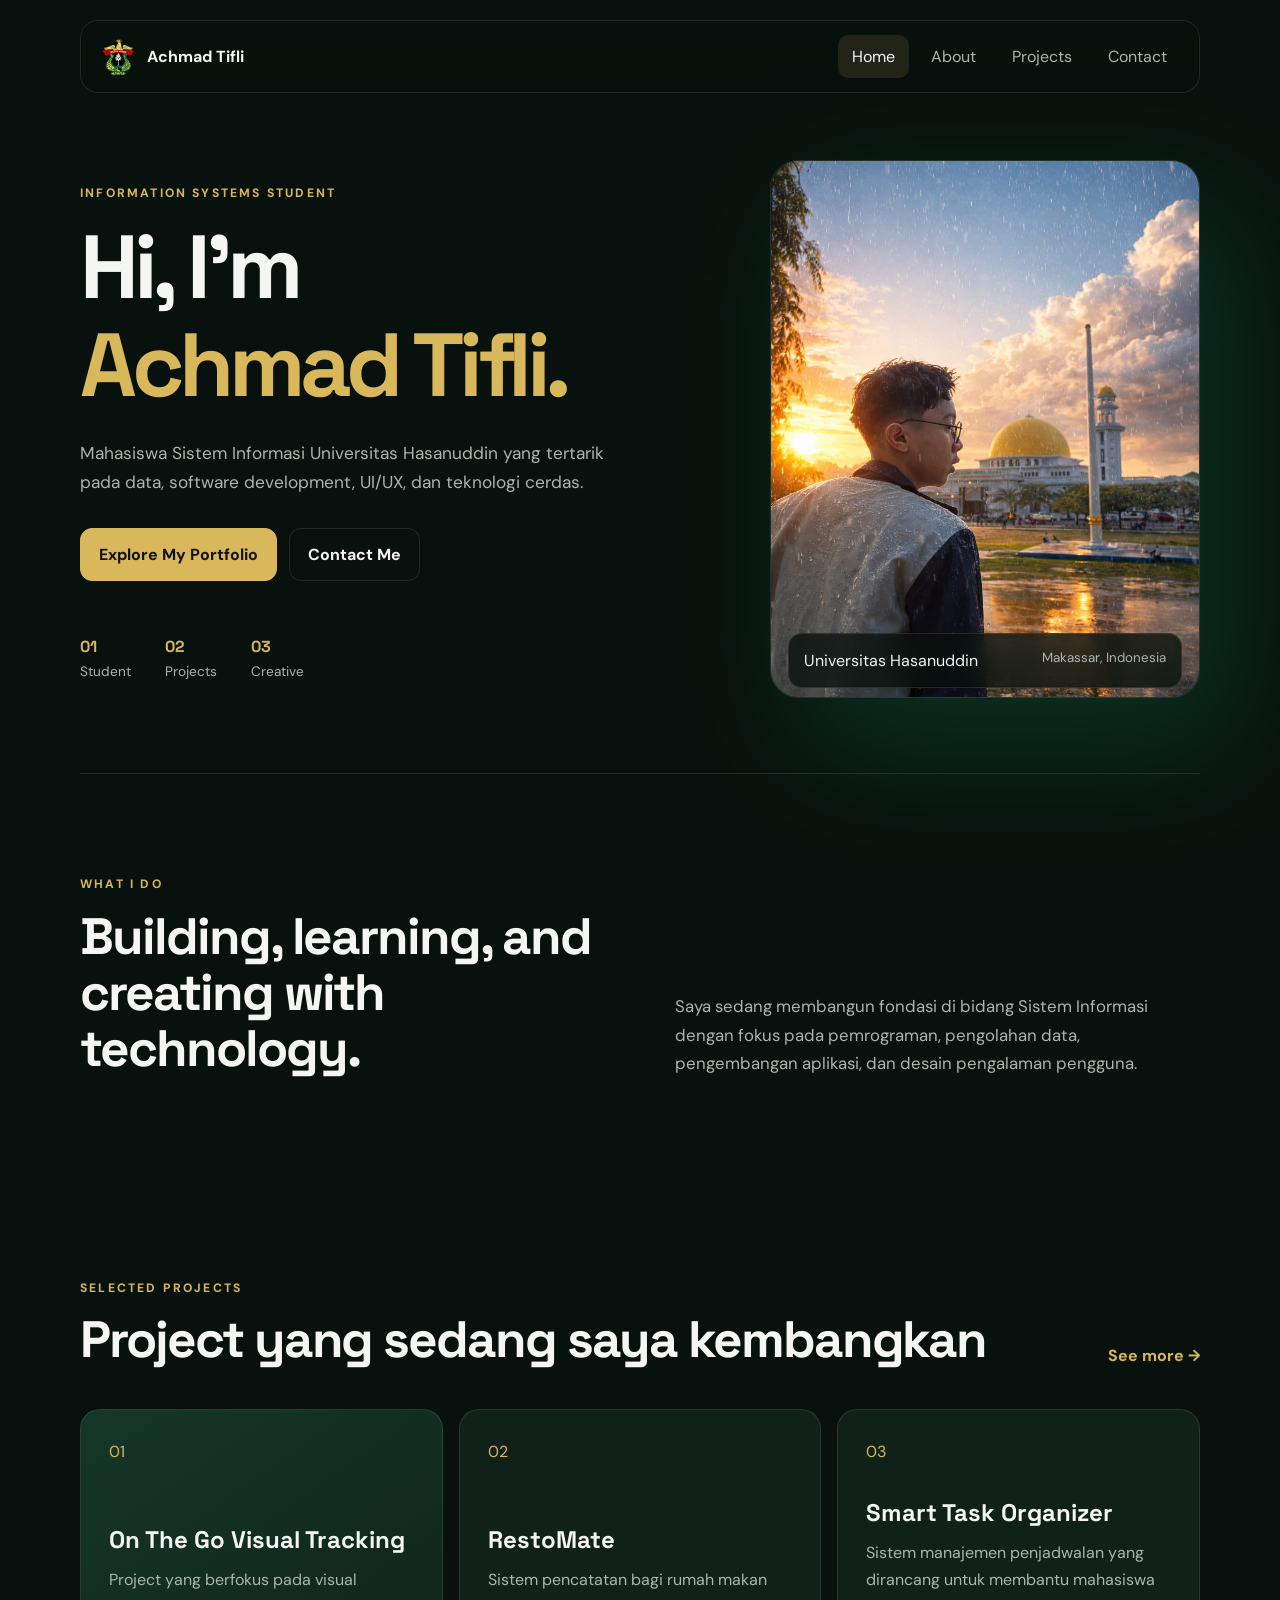
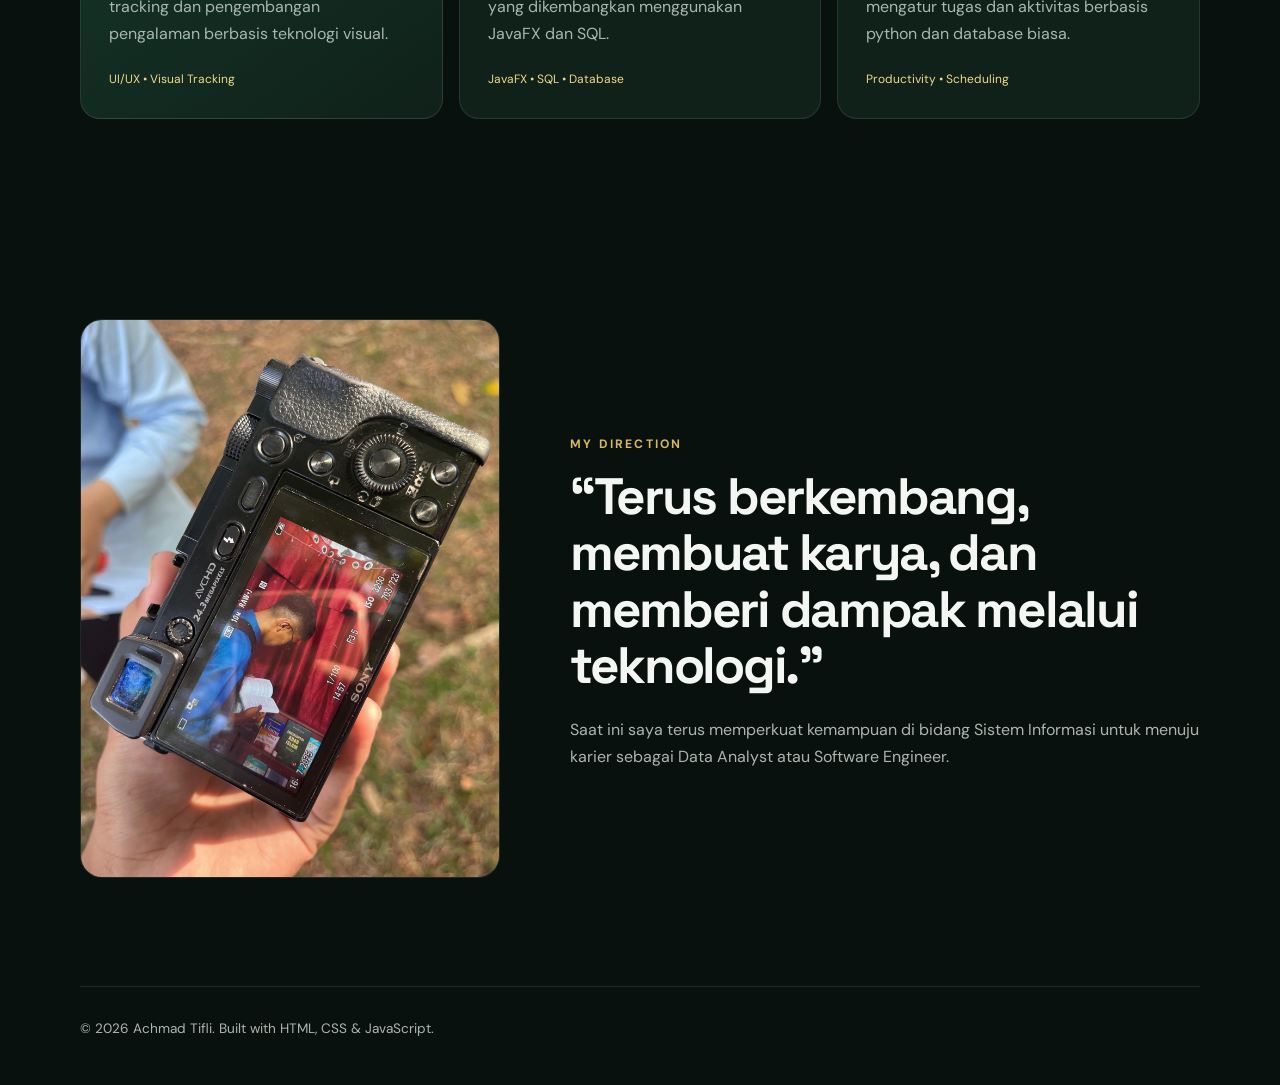
<file: index.html>
<!DOCTYPE html>
<html lang="id">
<head>
    <meta charset="UTF-8">
    <meta name="viewport" content="width=device-width, initial-scale=1.0">
    <meta name="description" content="Portfolio Achmad Tifli - Mahasiswa Sistem Informasi Universitas Hasanuddin">
    <title>Achmad Tifli | Portfolio</title>
    <link rel="stylesheet" href="style.css">
</head>
<body>
    <header class="navbar">
        <a href="index.html" class="brand">
            <img src="assets/unhas-logo.png" alt="Logo Universitas Hasanuddin">
            <span>Achmad Tifli</span>
        </a>

        <nav>
            <a href="index.html" class="active">Home</a>
            <a href="about.html">About</a>
            <a href="projects.html">Projects</a>
            <a href="contact.html">Contact</a>
        </nav>
    </header>

    <main>
        <section class="hero">
            <div class="hero-text">
                <p class="eyebrow">INFORMATION SYSTEMS STUDENT</p>
                <h1>Hi, I'm <span>Achmad Tifli.</span></h1>
                <p class="hero-description">
                    Mahasiswa Sistem Informasi Universitas Hasanuddin yang tertarik pada
                    data, software development, UI/UX, dan teknologi cerdas.
                </p>

                <div class="hero-actions">
                    <a href="about.html" class="btn primary">Explore My Portfolio</a>
                    <a href="contact.html" class="btn secondary">Contact Me</a>
                </div>

                <div class="quick-info">
                    <div>
                        <strong>01</strong>
                        <span>Student</span>
                    </div>
                    <div>
                        <strong>02</strong>
                        <span>Projects</span>
                    </div>
                    <div>
                        <strong>03</strong>
                        <span>Creative</span>
                    </div>
                </div>
            </div>

            <div class="hero-image-wrap">
                <div class="image-glow"></div>
                <img src="assets/achmad-tifli-rain.jpeg" alt="Achmad Tifli" class="hero-image">
                <div class="image-caption">
                    <span>Universitas Hasanuddin</span>
                    <small>Makassar, Indonesia</small>
                </div>
            </div>
        </section>

        <section class="section intro">
            <div class="section-heading">
                <p class="eyebrow">WHAT I DO</p>
                <h2>Building, learning, and creating with technology.</h2>
            </div>
            <p>
                Saya sedang membangun fondasi di bidang Sistem Informasi dengan fokus
                pada pemrograman, pengolahan data, pengembangan aplikasi, dan desain
                pengalaman pengguna.
            </p>
        </section>

        <section class="section projects">
            <div class="section-title-row">
                <div>
                    <p class="eyebrow">SELECTED PROJECTS</p>
                    <h2>Project yang sedang saya kembangkan</h2>
                </div>
                <a href="projects.html" class="text-link">See more →</a>
            </div>

            <div class="project-grid">
                <article class="project-card featured">
                    <div class="project-number">01</div>
                    <h3>On The Go Visual Tracking</h3>
                    <p>
                        Project yang berfokus pada visual tracking dan pengembangan
                        pengalaman berbasis teknologi visual.
                    </p>
                    <span class="tag">UI/UX • Visual Tracking</span>
                </article>

                <article class="project-card">
                    <div class="project-number">02</div>
                    <h3>RestoMate</h3>
                    <p>Sistem pencatatan bagi rumah makan yang dikembangkan menggunakan JavaFX dan SQL.</p>
                    <span class="tag">JavaFX • SQL • Database</span>
                </article>

                <article class="project-card">
                    <div class="project-number">03</div>
                    <h3>Smart Task Organizer</h3>
                    <p>Sistem manajemen penjadwalan yang dirancang untuk membantu mahasiswa mengatur tugas dan aktivitas berbasis python dan database biasa.</p>
                    <span class="tag">Productivity • Scheduling</span>
                </article>
            </div>
        </section>

        <section class="section quote-section">
            <div class="quote-image">
                <img src="assets/achmad-tifli-camera.jpeg" alt="Achmad Tifli sedang menggunakan kamera">
            </div>
            <div class="quote-content">
                <p class="eyebrow">MY DIRECTION</p>
                <h2>“Terus berkembang, membuat karya, dan memberi dampak melalui teknologi.”</h2>
                <p>
                    Saat ini saya terus memperkuat kemampuan di bidang Sistem Informasi
                    untuk menuju karier sebagai Data Analyst atau Software Engineer.
                </p>
            </div>
        </section>
    </main>

    <footer>
        <p>© 2026 Achmad Tifli. Built with HTML, CSS & JavaScript.</p>
    </footer>

    <script src="script.js"></script>
</body>
</html>
</file>
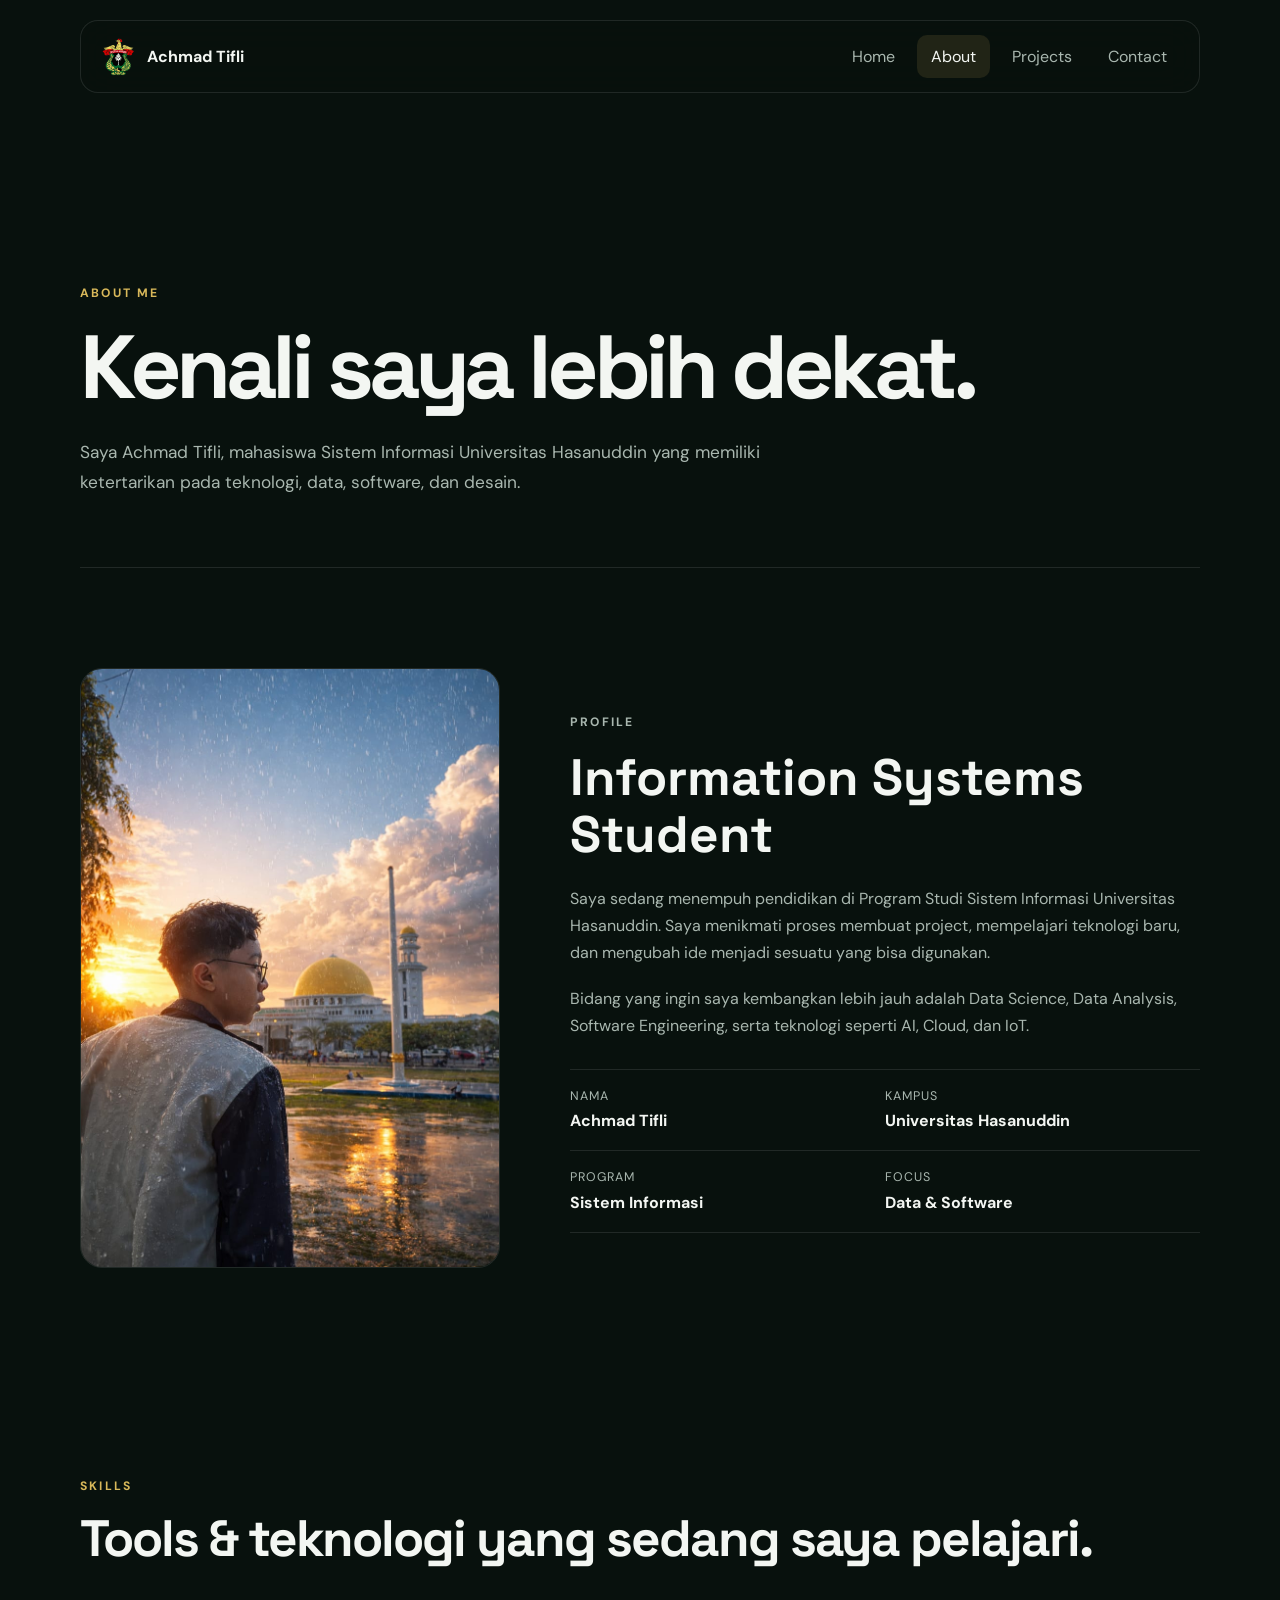
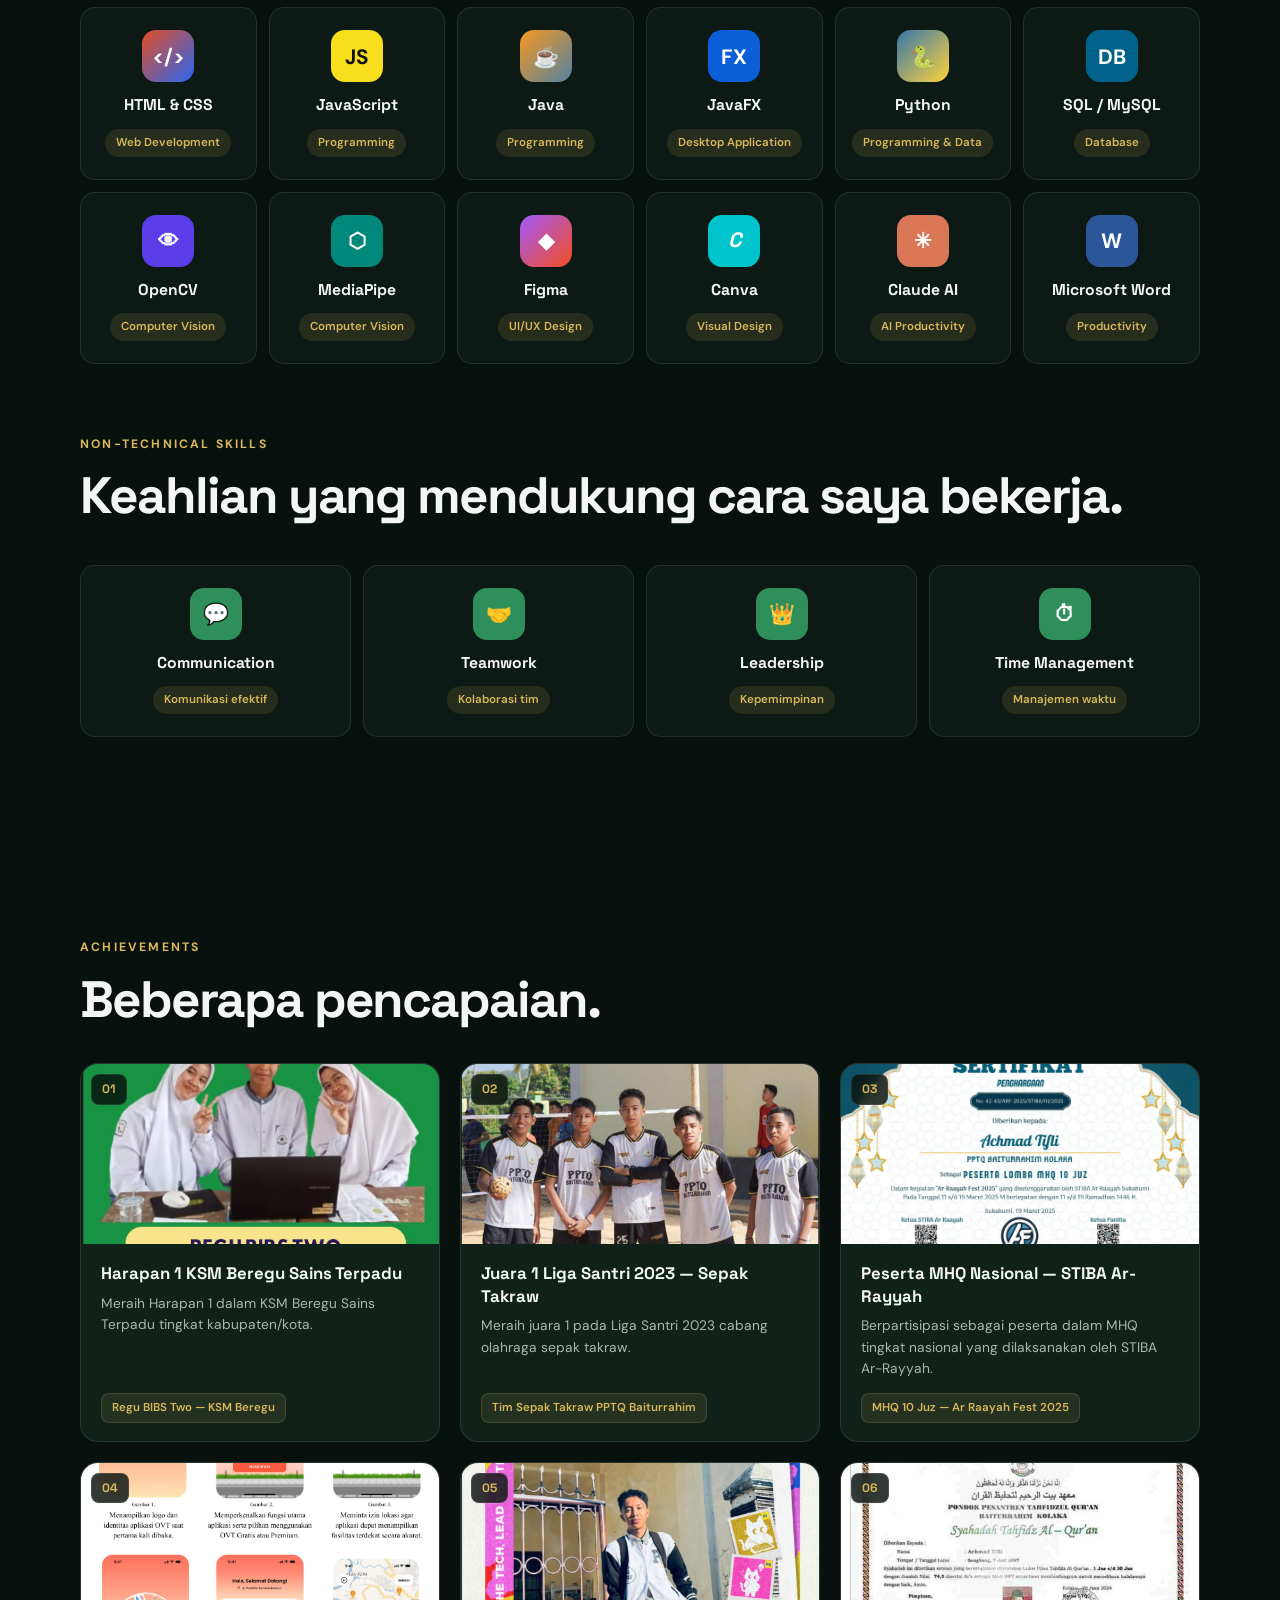
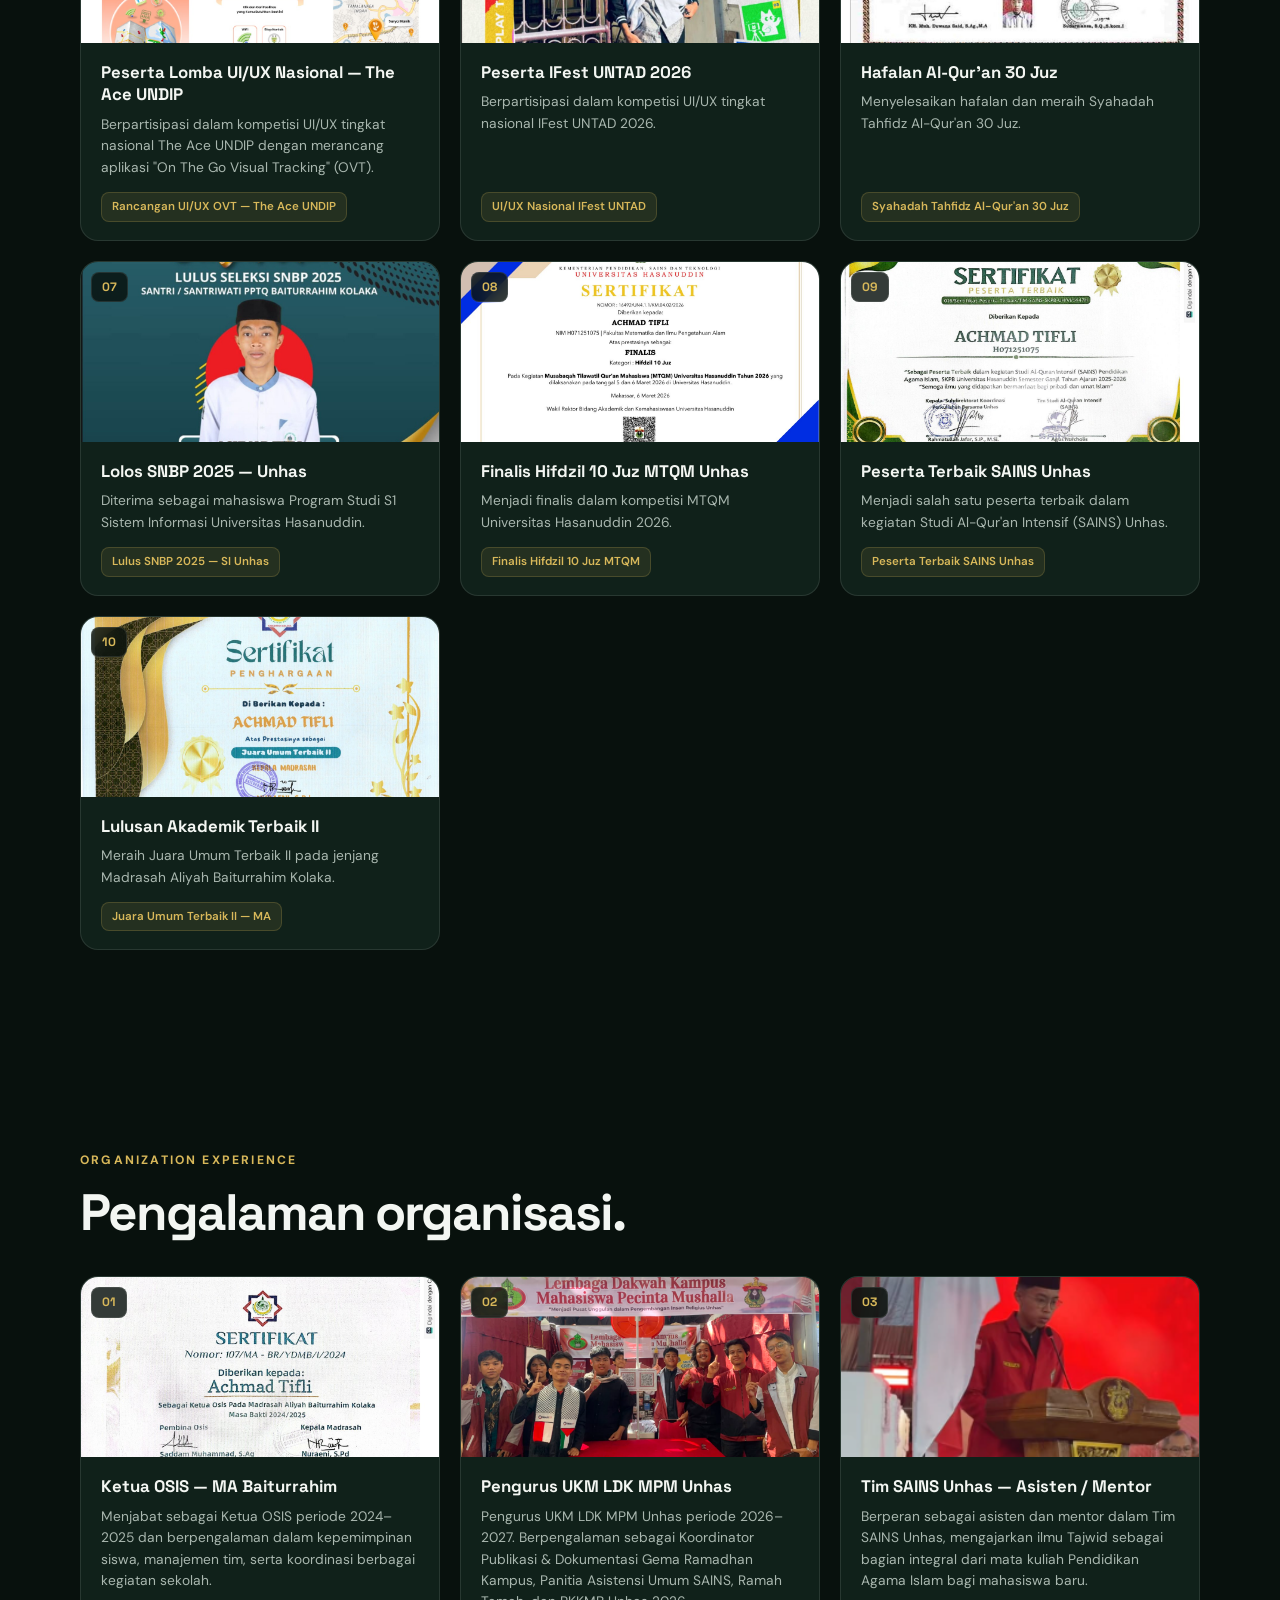
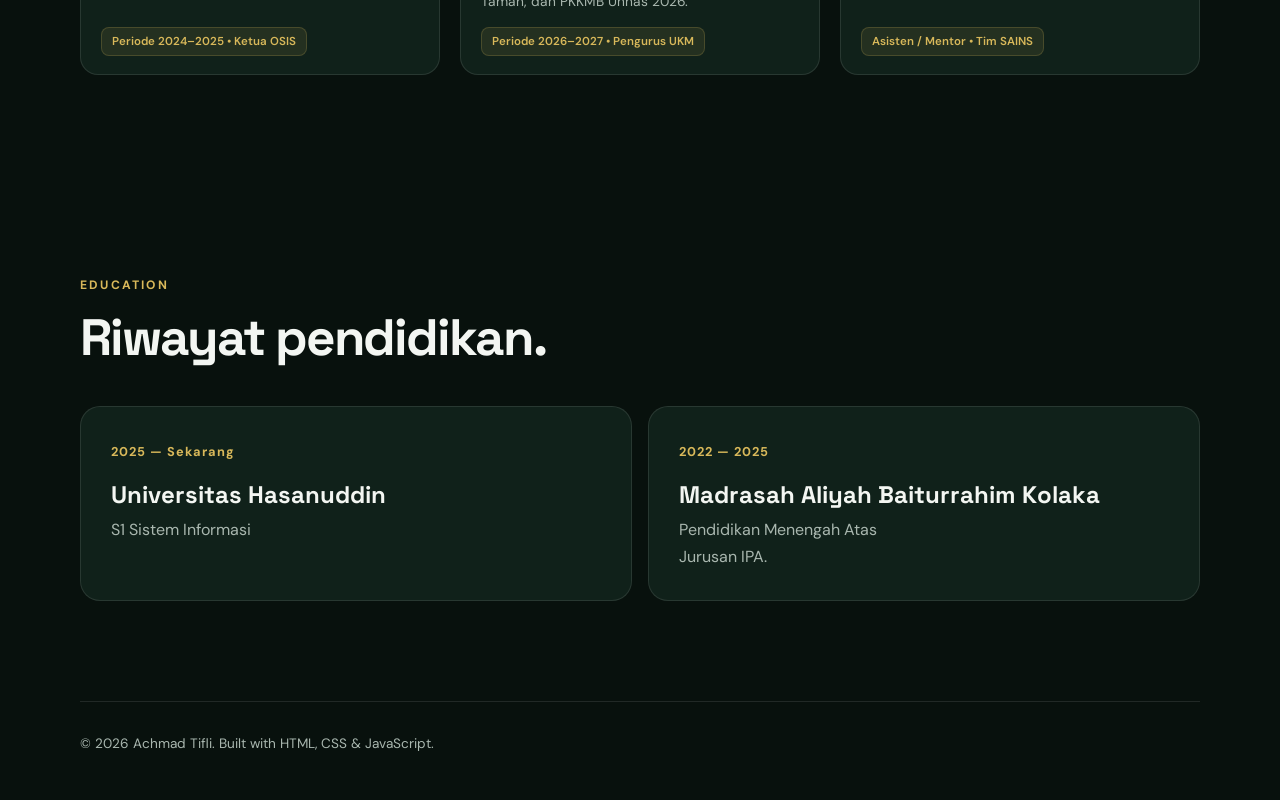
<file: about.html>
<!DOCTYPE html>
<html lang="id">
<head>
    <meta charset="UTF-8">
    <meta name="viewport" content="width=device-width, initial-scale=1.0">
    <meta name="description" content="About Achmad Tifli">
    <title>About | Achmad Tifli</title>
    <link rel="stylesheet" href="style.css">
</head>
<body>
    <header class="navbar">
        <a href="index.html" class="brand">
            <img src="assets/unhas-logo.png" alt="Logo Universitas Hasanuddin">
            <span>Achmad Tifli</span>
        </a>
        <nav>
            <a href="index.html">Home</a>
            <a href="about.html" class="active">About</a>
            <a href="projects.html">Projects</a>
            <a href="contact.html">Contact</a>
        </nav>
    </header>

    <main>
        <section class="page-hero">
            <p class="eyebrow">ABOUT ME</p>
            <h1>Kenali saya lebih dekat.</h1>
            <p>
                Saya Achmad Tifli, mahasiswa Sistem Informasi Universitas Hasanuddin
                yang memiliki ketertarikan pada teknologi, data, software, dan desain.
            </p>
        </section>

        <section class="section about-grid">
            <div>
                <img src="assets/achmad-tifli-rain.jpeg" alt="Achmad Tifli" class="about-image">
            </div>
            <div class="about-copy">
                <p class="eyebrow">PROFILE</p>
                <h2>Information Systems Student</h2>
                <p>
                    Saya sedang menempuh pendidikan di Program Studi Sistem Informasi
                    Universitas Hasanuddin. Saya menikmati proses membuat project,
                    mempelajari teknologi baru, dan mengubah ide menjadi sesuatu yang
                    bisa digunakan.
                </p>
                <p>
                    Bidang yang ingin saya kembangkan lebih jauh adalah Data Science,
                    Data Analysis, Software Engineering, serta teknologi seperti AI,
                    Cloud, dan IoT.
                </p>

                <div class="facts">
                    <div><span>Nama</span><strong>Achmad Tifli</strong></div>
                    <div><span>Kampus</span><strong>Universitas Hasanuddin</strong></div>
                    <div><span>Program</span><strong>Sistem Informasi</strong></div>
                    <div><span>Focus</span><strong>Data & Software</strong></div>
                </div>
            </div>
        </section>

        <section class="section">
            <div class="section-heading">
                <p class="eyebrow">SKILLS</p>
                <h2>Tools & teknologi yang sedang saya pelajari.</h2>
            </div>

            <div class="skills-grid">
                <div class="skill-card"><span class="skill-icon" style="background:linear-gradient(135deg,#e34f26,#2965f1)">&lt;/&gt;</span><strong>HTML & CSS</strong><span class="skill-tag">Web Development</span></div>
                <div class="skill-card"><span class="skill-icon" style="background:#f7df1e;color:#111">JS</span><strong>JavaScript</strong><span class="skill-tag">Programming</span></div>
                <div class="skill-card"><span class="skill-icon" style="background:linear-gradient(135deg,#f89820,#5382a1)">☕</span><strong>Java</strong><span class="skill-tag">Programming</span></div>
                <div class="skill-card"><span class="skill-icon" style="background:#0b5ed7">FX</span><strong>JavaFX</strong><span class="skill-tag">Desktop Application</span></div>
                <div class="skill-card"><span class="skill-icon" style="background:linear-gradient(135deg,#3776ab,#ffd43b)">🐍</span><strong>Python</strong><span class="skill-tag">Programming & Data</span></div>
                <div class="skill-card"><span class="skill-icon" style="background:#00618a">DB</span><strong>SQL / MySQL</strong><span class="skill-tag">Database</span></div>
                <div class="skill-card"><span class="skill-icon" style="background:#5c3ee8">👁</span><strong>OpenCV</strong><span class="skill-tag">Computer Vision</span></div>
                <div class="skill-card"><span class="skill-icon" style="background:#00897b">⬡</span><strong>MediaPipe</strong><span class="skill-tag">Computer Vision</span></div>
                <div class="skill-card"><span class="skill-icon" style="background:linear-gradient(135deg,#a259ff,#f24e1e)">◆</span><strong>Figma</strong><span class="skill-tag">UI/UX Design</span></div>
                <div class="skill-card"><span class="skill-icon skill-icon-script" style="background:#00c4cc">C</span><strong>Canva</strong><span class="skill-tag">Visual Design</span></div>
                <div class="skill-card"><span class="skill-icon" style="background:#d97757">✳</span><strong>Claude AI</strong><span class="skill-tag">AI Productivity</span></div>
                <div class="skill-card"><span class="skill-icon" style="background:#2b579a">W</span><strong>Microsoft Word</strong><span class="skill-tag">Productivity</span></div>
            </div>

            <div class="section-heading skill-subheading">
                <p class="eyebrow">NON-TECHNICAL SKILLS</p>
                <h2>Keahlian yang mendukung cara saya bekerja.</h2>
            </div>

            <div class="skills-grid">
                <div class="skill-card"><span class="skill-icon" style="background:#2f8f5b">💬</span><strong>Communication</strong><span class="skill-tag">Komunikasi efektif</span></div>
                <div class="skill-card"><span class="skill-icon" style="background:#2f8f5b">🤝</span><strong>Teamwork</strong><span class="skill-tag">Kolaborasi tim</span></div>
                <div class="skill-card"><span class="skill-icon" style="background:#2f8f5b">👑</span><strong>Leadership</strong><span class="skill-tag">Kepemimpinan</span></div>
                <div class="skill-card"><span class="skill-icon" style="background:#2f8f5b">⏱</span><strong>Time Management</strong><span class="skill-tag">Manajemen waktu</span></div>
            </div>
        </section>

        <section class="section">
            <div class="section-heading">
                <p class="eyebrow">ACHIEVEMENTS</p>
                <h2>Beberapa pencapaian.</h2>
            </div>

            <div class="achievements-grid">
                <article class="achievement-card">
                    <div class="achievement-media">
                        <a href="assets/achievement-ksm-beregu-1.png" target="_blank" rel="noopener" title="Lihat bukti / sertifikat">
                            <img src="assets/achievement-ksm-beregu-1.png" alt="Regu BIBS Two - Harapan 1 KSM Beregu Sains Terpadu 2024" loading="lazy">
                        </a>
                        <span class="achievement-badge">01</span>
                        <span class="achievement-view-hint">🔍 Lihat Bukti</span>
                    </div>
                    <div class="achievement-body">
                        <h3>Harapan 1 KSM Beregu Sains Terpadu</h3>
                        <p>Meraih Harapan 1 dalam KSM Beregu Sains Terpadu tingkat kabupaten/kota.</p>
                        <span class="achievement-tag">Regu BIBS Two — KSM Beregu</span>
                    </div>
                </article>

                <article class="achievement-card">
                    <div class="achievement-media">
                        <a href="assets/achievement-takraw-1.jpg" target="_blank" rel="noopener" title="Lihat bukti / sertifikat">
                            <img src="assets/achievement-takraw-1.jpg" alt="Tim Sepak Takraw PPTQ Baiturrahim - Juara 1 Liga Santri 2023" loading="lazy">
                        </a>
                        <span class="achievement-badge">02</span>
                        <span class="achievement-view-hint">🔍 Lihat Bukti</span>
                    </div>
                    <div class="achievement-body">
                        <h3>Juara 1 Liga Santri 2023 — Sepak Takraw</h3>
                        <p>Meraih juara 1 pada Liga Santri 2023 cabang olahraga sepak takraw.</p>
                        <span class="achievement-tag">Tim Sepak Takraw PPTQ Baiturrahim</span>
                    </div>
                </article>

                <article class="achievement-card">
                    <div class="achievement-media">
                        <a href="assets/achievement-mhq-nasional-1.jpeg" target="_blank" rel="noopener" title="Lihat bukti / sertifikat">
                            <img src="assets/achievement-mhq-nasional-1.jpeg" alt="Sertifikat Peserta Lomba MHQ 10 Juz - Ar Raayah Fest 2025 STIBA Ar-Rayyah Sukabumi" loading="lazy">
                        </a>
                        <span class="achievement-badge">03</span>
                        <span class="achievement-view-hint">🔍 Lihat Bukti</span>
                    </div>
                    <div class="achievement-body">
                        <h3>Peserta MHQ Nasional — STIBA Ar-Rayyah</h3>
                        <p>Berpartisipasi sebagai peserta dalam MHQ tingkat nasional yang dilaksanakan oleh STIBA Ar-Rayyah.</p>
                        <span class="achievement-tag">MHQ 10 Juz — Ar Raayah Fest 2025</span>
                    </div>
                </article>

                <article class="achievement-card">
                    <div class="achievement-media">
                        <a href="assets/achievement-uiux-theace-1.png" target="_blank" rel="noopener" title="Lihat bukti / sertifikat">
                            <img src="assets/achievement-uiux-theace-1.png" alt="Rancangan UI/UX aplikasi On The Go Visual Tracking (OVT) - Lomba UI/UX Nasional The Ace UNDIP" loading="lazy">
                        </a>
                        <span class="achievement-badge">04</span>
                        <span class="achievement-view-hint">🔍 Lihat Bukti</span>
                    </div>
                    <div class="achievement-body">
                        <h3>Peserta Lomba UI/UX Nasional — The Ace UNDIP</h3>
                        <p>Berpartisipasi dalam kompetisi UI/UX tingkat nasional The Ace UNDIP dengan merancang aplikasi "On The Go Visual Tracking" (OVT).</p>
                        <span class="achievement-tag">Rancangan UI/UX OVT — The Ace UNDIP</span>
                    </div>
                </article>

                <article class="achievement-card">
                    <div class="achievement-media">
                        <a href="assets/achievement-uiux-ifest.png" target="_blank" rel="noopener" title="Lihat bukti / sertifikat">
                            <img src="assets/achievement-uiux-ifest.png" alt="Lomba UI/UX Nasional IFest UNTAD" loading="lazy">
                        </a>
                        <span class="achievement-badge">05</span>
                        <span class="achievement-view-hint">🔍 Lihat Bukti</span>
                    </div>
                    <div class="achievement-body">
                        <h3>Peserta IFest UNTAD 2026</h3>
                        <p>Berpartisipasi dalam kompetisi UI/UX tingkat nasional IFest UNTAD 2026.</p>
                        <span class="achievement-tag">UI/UX Nasional IFest UNTAD</span>
                    </div>
                </article>

                <article class="achievement-card">
                    <div class="achievement-media">
                        <a href="assets/achievement-hafalan-quran-1.jpg" target="_blank" rel="noopener" title="Lihat bukti / sertifikat">
                            <img src="assets/achievement-hafalan-quran-1.jpg" alt="Syahadah Tahfidz Al-Qur'an 30 Juz - Pondok Pesantren Tahfidzul Qur'an Baiturrahim Kolaka" loading="lazy">
                        </a>
                        <span class="achievement-badge">06</span>
                        <span class="achievement-view-hint">🔍 Lihat Bukti</span>
                    </div>
                    <div class="achievement-body">
                        <h3>Hafalan Al-Qur'an 30 Juz</h3>
                        <p>Menyelesaikan hafalan dan meraih Syahadah Tahfidz Al-Qur'an 30 Juz.</p>
                        <span class="achievement-tag">Syahadah Tahfidz Al-Qur'an 30 Juz</span>
                    </div>
                </article>

                <article class="achievement-card">
                    <div class="achievement-media">
                        <a href="assets/achievement-snbp-1.jpg" target="_blank" rel="noopener" title="Lihat bukti / sertifikat">
                            <img src="assets/achievement-snbp-1.jpg" alt="Lulus Seleksi SNBP 2025 - Universitas Hasanuddin Sistem Informasi" loading="lazy">
                        </a>
                        <span class="achievement-badge">07</span>
                        <span class="achievement-view-hint">🔍 Lihat Bukti</span>
                    </div>
                    <div class="achievement-body">
                        <h3>Lolos SNBP 2025 — Unhas</h3>
                        <p>Diterima sebagai mahasiswa Program Studi S1 Sistem Informasi Universitas Hasanuddin.</p>
                        <span class="achievement-tag">Lulus SNBP 2025 — SI Unhas</span>
                    </div>
                </article>

                <article class="achievement-card">
                    <div class="achievement-media">
                        <a href="assets/achievement-mtqm-1.jpg" target="_blank" rel="noopener" title="Lihat bukti / sertifikat">
                            <img src="assets/achievement-mtqm-1.jpg" alt="Sertifikat Finalis Hifdzil 10 Juz MTQM Unhas 2026" loading="lazy">
                        </a>
                        <span class="achievement-badge">08</span>
                        <span class="achievement-view-hint">🔍 Lihat Bukti</span>
                    </div>
                    <div class="achievement-body">
                        <h3>Finalis Hifdzil 10 Juz MTQM Unhas</h3>
                        <p>Menjadi finalis dalam kompetisi MTQM Universitas Hasanuddin 2026.</p>
                        <span class="achievement-tag">Finalis Hifdzil 10 Juz MTQM</span>
                    </div>
                </article>

                <article class="achievement-card">
                    <div class="achievement-media">
                        <a href="assets/achievement-peserta-terbaik-sains-1.jpg" target="_blank" rel="noopener" title="Lihat bukti / sertifikat">
                            <img src="assets/achievement-peserta-terbaik-sains-1.jpg" alt="Sertifikat Peserta Terbaik Studi Al-Quran Intensif SAINS Unhas" loading="lazy">
                        </a>
                        <span class="achievement-badge">09</span>
                        <span class="achievement-view-hint">🔍 Lihat Bukti</span>
                    </div>
                    <div class="achievement-body">
                        <h3>Peserta Terbaik SAINS Unhas</h3>
                        <p>Menjadi salah satu peserta terbaik dalam kegiatan Studi Al-Qur'an Intensif (SAINS) Unhas.</p>
                        <span class="achievement-tag">Peserta Terbaik SAINS Unhas</span>
                    </div>
                </article>

                <article class="achievement-card">
                    <div class="achievement-media">
                        <a href="assets/achievement-lulusan-terbaik-1.jpg" target="_blank" rel="noopener" title="Lihat bukti / sertifikat">
                            <img src="assets/achievement-lulusan-terbaik-1.jpg" alt="Sertifikat Juara Umum Terbaik II - Madrasah Aliyah Baiturrahim Kolaka" loading="lazy">
                        </a>
                        <span class="achievement-badge">10</span>
                        <span class="achievement-view-hint">🔍 Lihat Bukti</span>
                    </div>
                    <div class="achievement-body">
                        <h3>Lulusan Akademik Terbaik II</h3>
                        <p>Meraih Juara Umum Terbaik II pada jenjang Madrasah Aliyah Baiturrahim Kolaka.</p>
                        <span class="achievement-tag">Juara Umum Terbaik II — MA</span>
                    </div>
                </article>
            </div>
        </section>

        <section class="section">
            <div class="section-heading"><p class="eyebrow">ORGANIZATION EXPERIENCE</p><h2>Pengalaman organisasi.</h2></div>
            <div class="org-grid">
                <article class="org-card">
                    <div class="org-media">
                        <a href="assets/achievement-ketua-osis-1.jpg" target="_blank" rel="noopener" title="Lihat bukti / dokumentasi">
                            <img src="assets/achievement-ketua-osis-1.jpg" alt="Sertifikat Ketua OSIS Madrasah Aliyah Baiturrahim Kolaka 2024-2025" loading="lazy">
                        </a>
                        <span class="org-badge">01</span>
                        <span class="org-view-hint">🔍 Lihat Bukti</span>
                    </div>
                    <div class="org-body">
                        <h3>Ketua OSIS — MA Baiturrahim</h3>
                        <p>Menjabat sebagai Ketua OSIS periode 2024–2025 dan berpengalaman dalam kepemimpinan siswa, manajemen tim, serta koordinasi berbagai kegiatan sekolah.</p>
                        <span class="org-tag">Periode 2024–2025 • Ketua OSIS</span>
                    </div>
                </article>

                <article class="org-card">
                    <div class="org-media">
                        <a href="assets/org-ldk-mpm-1.png" target="_blank" rel="noopener" title="Lihat bukti / dokumentasi">
                            <img src="assets/org-ldk-mpm-1.png" alt="Dokumentasi UKM LDK MPM Unhas" loading="lazy">
                        </a>
                        <span class="org-badge">02</span>
                        <span class="org-view-hint">🔍 Lihat Bukti</span>
                    </div>
                    <div class="org-body">
                        <h3>Pengurus UKM LDK MPM Unhas</h3>
                        <p>Pengurus UKM LDK MPM Unhas periode 2026–2027. Berpengalaman sebagai Koordinator Publikasi & Dokumentasi Gema Ramadhan Kampus, Panitia Asistensi Umum SAINS, Ramah Tamah, dan PKKMB Unhas 2026.</p>
                        <span class="org-tag">Periode 2026–2027 • Pengurus UKM</span>
                    </div>
                </article>

                <article class="org-card">
                    <div class="org-media">
                        <a href="assets/org-tim-sains-1.png" target="_blank" rel="noopener" title="Lihat bukti / dokumentasi">
                            <img src="assets/org-tim-sains-1.png" alt="Dokumentasi Tim SAINS Unhas - PKKMB Unhas 2026" loading="lazy">
                        </a>
                        <span class="org-badge">03</span>
                        <span class="org-view-hint">🔍 Lihat Bukti</span>
                    </div>
                    <div class="org-body">
                        <h3>Tim SAINS Unhas — Asisten / Mentor</h3>
                        <p>Berperan sebagai asisten dan mentor dalam Tim SAINS Unhas, mengajarkan ilmu Tajwid sebagai bagian integral dari mata kuliah Pendidikan Agama Islam bagi mahasiswa baru.</p>
                        <span class="org-tag">Asisten / Mentor • Tim SAINS</span>
                    </div>
                </article>
            </div>
        </section>

        <section class="section education">
            <div class="section-heading"><p class="eyebrow">EDUCATION</p><h2>Riwayat pendidikan.</h2></div>
            <div class="education-grid">
                <article class="education-card"><span>2025 — Sekarang</span><h3>Universitas Hasanuddin</h3><p>S1 Sistem Informasi</p></article>
                <article class="education-card"><span>2022 — 2025</span><h3>Madrasah Aliyah Baiturrahim Kolaka</h3><p>Pendidikan Menengah Atas</p>
                <p>Jurusan IPA.</p></article>
            </div>
        </section>
    </main>

    <footer>
        <p>© 2026 Achmad Tifli. Built with HTML, CSS & JavaScript.</p>
    </footer>
    <script src="script.js"></script>
</body>
</html>
</file>
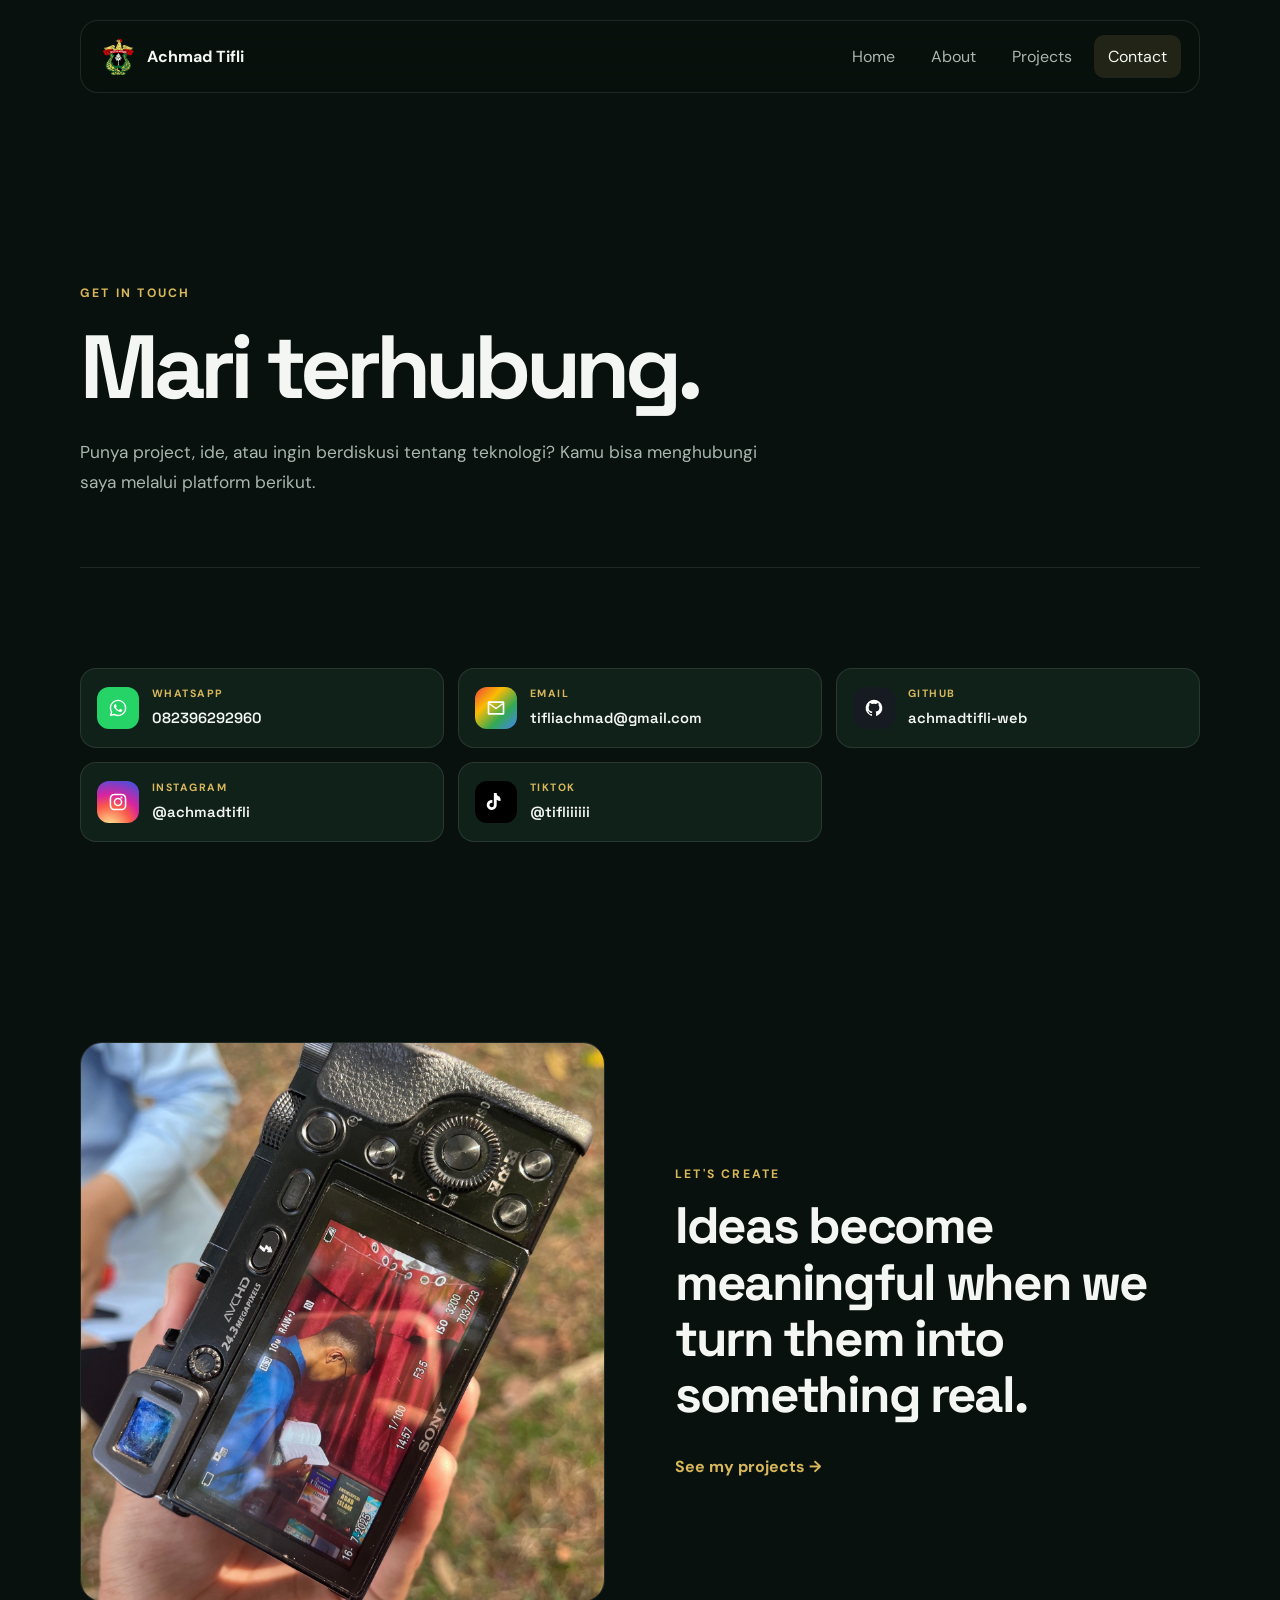
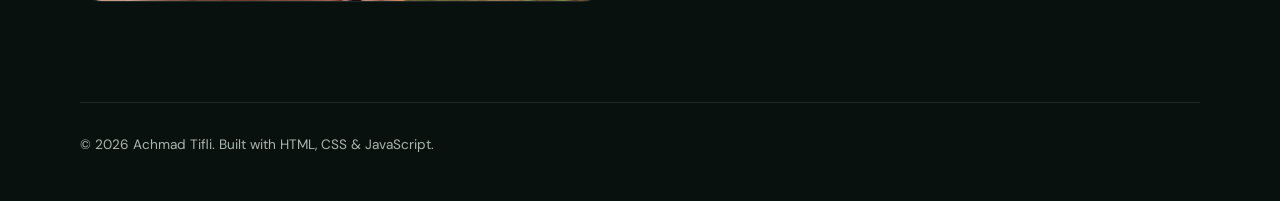
<file: contact.html>
<!DOCTYPE html>
<html lang="id">
<head>
    <meta charset="UTF-8">
    <meta name="viewport" content="width=device-width, initial-scale=1.0">
    <meta name="description" content="Contact Achmad Tifli">
    <title>Contact | Achmad Tifli</title>
    <link rel="stylesheet" href="style.css">
</head>
<body>
    <header class="navbar">
        <a href="index.html" class="brand">
            <img src="assets/unhas-logo.png" alt="Logo Universitas Hasanuddin">
            <span>Achmad Tifli</span>
        </a>
        <nav>
            <a href="index.html">Home</a>
            <a href="about.html">About</a>
            <a href="projects.html">Projects</a>
            <a href="contact.html" class="active">Contact</a>
        </nav>
    </header>

    <main>
        <section class="page-hero contact-hero">
            <p class="eyebrow">GET IN TOUCH</p>
            <h1>Mari terhubung.</h1>
            <p>
                Punya project, ide, atau ingin berdiskusi tentang teknologi?
                Kamu bisa menghubungi saya melalui platform berikut.
            </p>
        </section>

        <section class="section contact-grid">
            <a class="contact-tile" href="https://wa.me/6282396292960" target="_blank" rel="noopener noreferrer">
                <span class="tile-icon" style="background:#25D366"><svg viewBox="0 0 24 24" fill="currentColor"><path d="M12.04 2C6.58 2 2.13 6.45 2.13 11.91c0 1.75.46 3.45 1.32 4.95L2 22l5.28-1.38a9.9 9.9 0 0 0 4.76 1.21h.01c5.46 0 9.9-4.45 9.9-9.91C21.96 6.45 17.5 2 12.04 2m0 18.15h-.01a8.2 8.2 0 0 1-4.19-1.15l-.3-.18-3.13.82.84-3.05-.2-.31a8.22 8.22 0 0 1-1.26-4.37c0-4.54 3.7-8.24 8.26-8.24 2.2 0 4.27.86 5.83 2.42a8.18 8.18 0 0 1 2.41 5.83c0 4.55-3.7 8.24-8.25 8.24m4.52-6.17c-.25-.12-1.47-.72-1.69-.81-.23-.08-.4-.12-.56.13-.17.24-.64.81-.79.97-.14.17-.29.19-.54.06-.25-.12-1.04-.38-1.98-1.22-.73-.65-1.23-1.46-1.37-1.7-.14-.25-.02-.38.11-.51.11-.11.25-.29.37-.43.12-.15.16-.25.25-.42.08-.16.04-.31-.02-.43-.06-.12-.56-1.35-.77-1.85-.2-.48-.41-.42-.56-.43h-.48c-.17 0-.43.06-.66.31-.22.25-.87.85-.87 2.07 0 1.22.89 2.4 1.01 2.57.12.16 1.75 2.67 4.25 3.74.59.26 1.05.41 1.42.53.6.19 1.14.16 1.57.1.48-.07 1.47-.6 1.68-1.18.21-.58.21-1.07.14-1.18-.06-.1-.23-.16-.48-.28"/></svg></span>
                <span class="tile-text"><small>WHATSAPP</small><strong>082396292960</strong></span>
            </a>
            <a class="contact-tile" href="mailto:tifliachmad@gmail.com">
                <span class="tile-icon" style="background:linear-gradient(135deg,#ea4335,#fbbc05,#34a853,#4285f4)"><svg viewBox="0 0 24 24" fill="currentColor"><path d="M2 5.5A1.5 1.5 0 0 1 3.5 4h17A1.5 1.5 0 0 1 22 5.5v13a1.5 1.5 0 0 1-1.5 1.5h-17A1.5 1.5 0 0 1 2 18.5zm2.2.5 7.8 5.6L19.8 6zM20 7.9l-7.4 5.3a1 1 0 0 1-1.2 0L4 7.9V18h16z"/></svg></span>
                <span class="tile-text"><small>EMAIL</small><strong>tifliachmad@gmail.com</strong></span>
            </a>
            <a class="contact-tile" href="https://github.com/achmadtifli-web" target="_blank" rel="noopener noreferrer">
                <span class="tile-icon" style="background:#161b22"><svg viewBox="0 0 24 24" fill="currentColor"><path d="M12 2a10 10 0 0 0-3.16 19.49c.5.1.68-.22.68-.48v-1.7c-2.78.6-3.37-1.34-3.37-1.34-.46-1.16-1.11-1.47-1.11-1.47-.91-.62.07-.6.07-.6 1 .07 1.53 1.03 1.53 1.03.89 1.53 2.34 1.09 2.91.83.09-.65.35-1.09.63-1.34-2.22-.25-4.56-1.11-4.56-4.94 0-1.09.39-1.98 1.03-2.68-.1-.25-.45-1.27.1-2.65 0 0 .84-.27 2.75 1.02a9.5 9.5 0 0 1 5 0c1.9-1.29 2.75-1.02 2.75-1.02.55 1.38.2 2.4.1 2.65.64.7 1.03 1.59 1.03 2.68 0 3.84-2.34 4.68-4.57 4.93.36.31.68.92.68 1.85v2.74c0 .26.18.58.69.48A10 10 0 0 0 12 2"/></svg></span>
                <span class="tile-text"><small>GITHUB</small><strong>achmadtifli-web</strong></span>
            </a>
            <a class="contact-tile" href="https://www.instagram.com/achmadtifli" target="_blank" rel="noopener noreferrer">
                <span class="tile-icon" style="background:radial-gradient(circle at 30% 110%,#fdf497,#fd5949 40%,#d6249f 60%,#285AEB)"><svg viewBox="0 0 24 24" fill="currentColor"><path d="M12 2c-2.72 0-3.06.01-4.13.06-1.06.05-1.79.22-2.43.47-.66.26-1.22.6-1.77 1.16a4.9 4.9 0 0 0-1.16 1.77c-.25.64-.42 1.37-.47 2.43C2.01 8.94 2 9.28 2 12s.01 3.06.06 4.13c.05 1.06.22 1.79.47 2.43.26.66.6 1.22 1.16 1.77.55.56 1.11.9 1.77 1.16.64.25 1.37.42 2.43.47C8.94 21.99 9.28 22 12 22s3.06-.01 4.13-.06c1.06-.05 1.79-.22 2.43-.47a4.9 4.9 0 0 0 1.77-1.16 4.9 4.9 0 0 0 1.16-1.77c.25-.64.42-1.37.47-2.43.05-1.07.06-1.41.06-4.13s-.01-3.06-.06-4.13c-.05-1.06-.22-1.79-.47-2.43a4.9 4.9 0 0 0-1.16-1.77 4.9 4.9 0 0 0-1.77-1.16c-.64-.25-1.37-.42-2.43-.47C15.06 2.01 14.72 2 12 2m0 1.8c2.67 0 2.99.01 4.04.06.98.04 1.5.21 1.86.34.47.18.8.4 1.15.75s.57.68.75 1.15c.13.36.3.88.34 1.86.05 1.05.06 1.37.06 4.04s-.01 2.99-.06 4.04c-.04.98-.21 1.5-.34 1.86-.18.47-.4.8-.75 1.15s-.68.57-1.15.75c-.36.13-.88.3-1.86.34-1.05.05-1.37.06-4.04.06s-2.99-.01-4.04-.06c-.98-.04-1.5-.21-1.86-.34a3.1 3.1 0 0 1-1.15-.75 3.1 3.1 0 0 1-.75-1.15c-.13-.36-.3-.88-.34-1.86C3.81 14.99 3.8 14.67 3.8 12s.01-2.99.06-4.04c.04-.98.21-1.5.34-1.86.18-.47.4-.8.75-1.15s.68-.57 1.15-.75c.36-.13.88-.3 1.86-.34C8.99 3.81 9.31 3.8 12 3.8m0 3.05a5.15 5.15 0 1 0 0 10.3 5.15 5.15 0 0 0 0-10.3m0 8.5a3.35 3.35 0 1 1 0-6.7 3.35 3.35 0 0 1 0 6.7m5.35-8.7a1.2 1.2 0 1 1-2.4 0 1.2 1.2 0 0 1 2.4 0"/></svg></span>
                <span class="tile-text"><small>INSTAGRAM</small><strong>@achmadtifli</strong></span>
            </a>
            <a class="contact-tile" href="https://www.tiktok.com/@lailatulcoder_?_r=1&_t=ZS-99ERihqQ9I4" target="_blank" rel="noopener noreferrer">
                <span class="tile-icon" style="background:#000"><svg viewBox="0 0 24 24" fill="currentColor"><path d="M16.6 5.82a4.6 4.6 0 0 1-3.77-4.6h-3.4v14.36a2.6 2.6 0 1 1-1.84-2.49v-3.44a5.99 5.99 0 1 0 5.24 5.93V9.4a7.98 7.98 0 0 0 4.6 1.46V7.46c-.28 0-.55-.02-.83-.06z"/></svg></span>
                <span class="tile-text"><small>TIKTOK</small><strong>@tifliiiiii</strong></span>
            </a>
        </section>

        <section class="section contact-photo">
            <img src="assets/achmad-tifli-camera.jpeg" alt="Achmad Tifli dengan kamera">
            <div>
                <p class="eyebrow">LET'S CREATE</p>
                <h2>Ideas become meaningful when we turn them into something real.</h2>
                <a href="projects.html" class="text-link">See my projects →</a>
            </div>
        </section>
    </main>

    <footer>
        <p>© 2026 Achmad Tifli. Built with HTML, CSS & JavaScript.</p>
    </footer>
    <script src="script.js"></script>
</body>
</html>
</file>
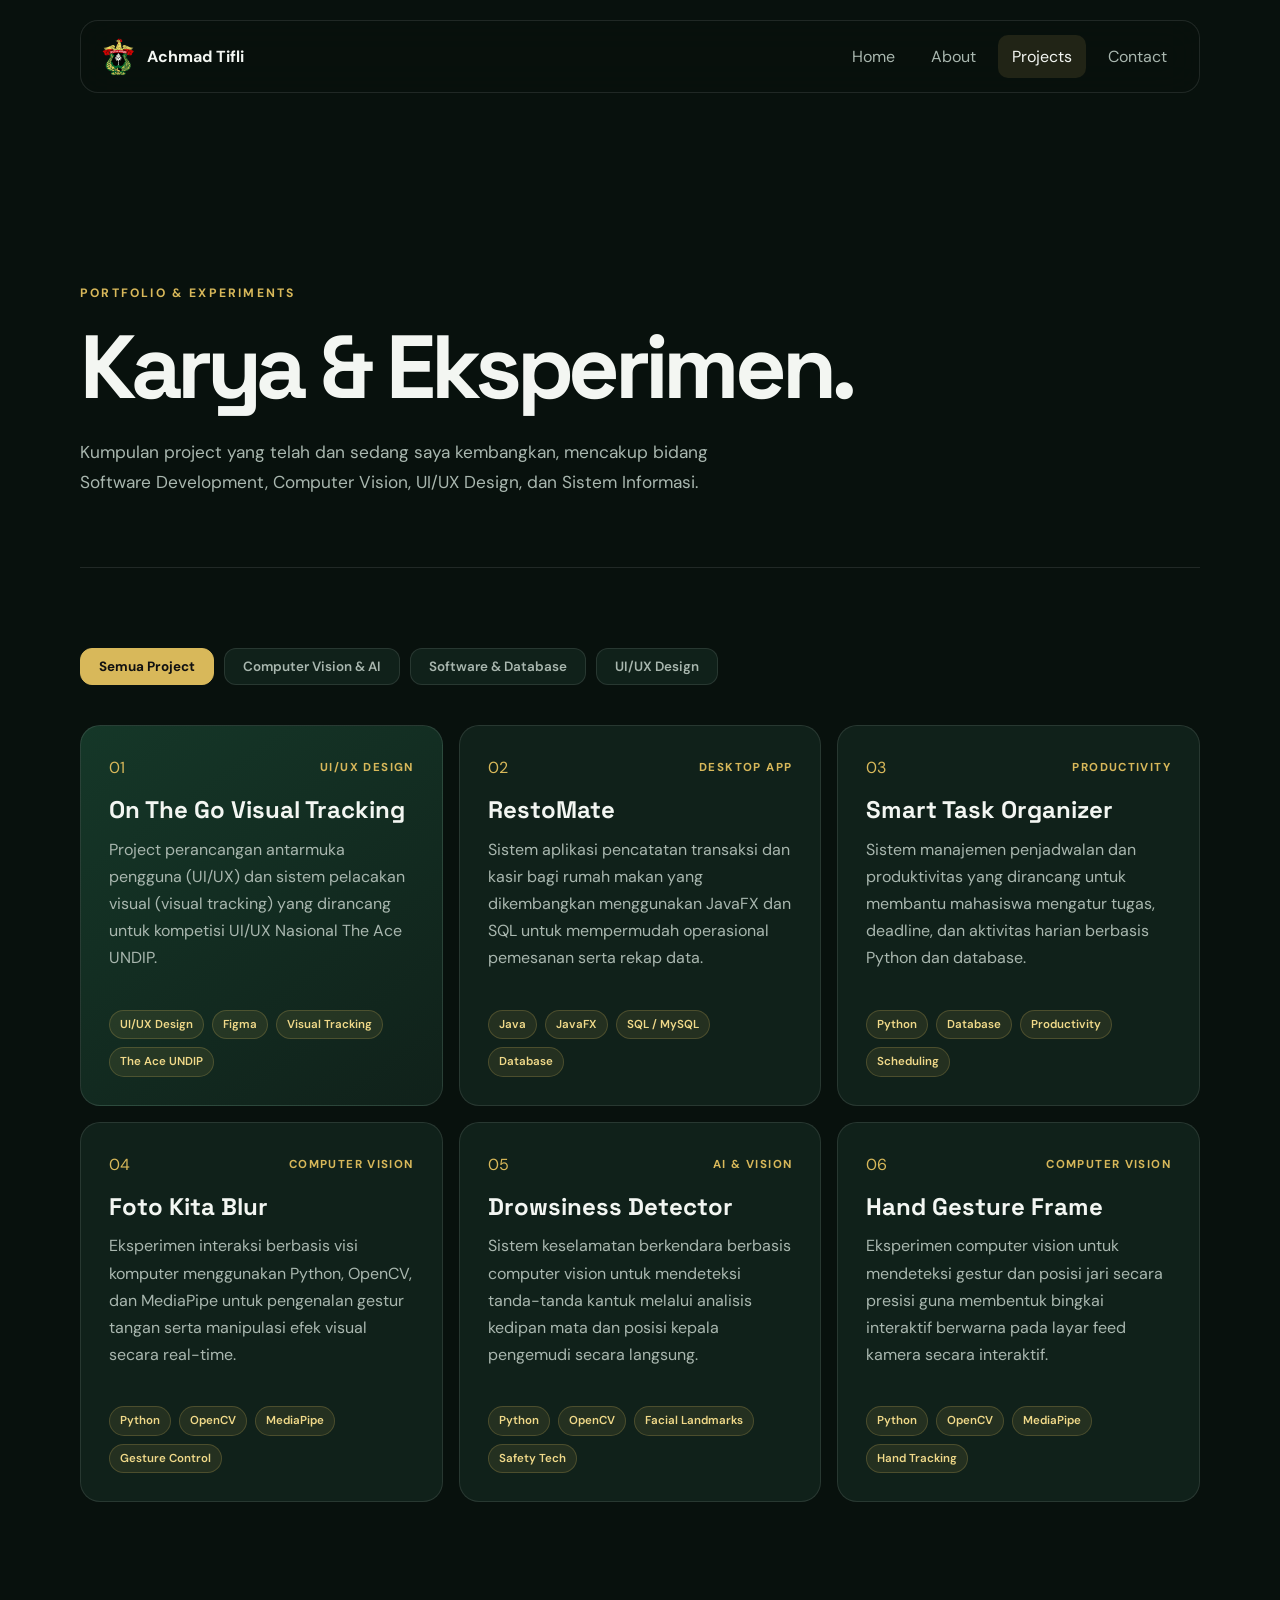
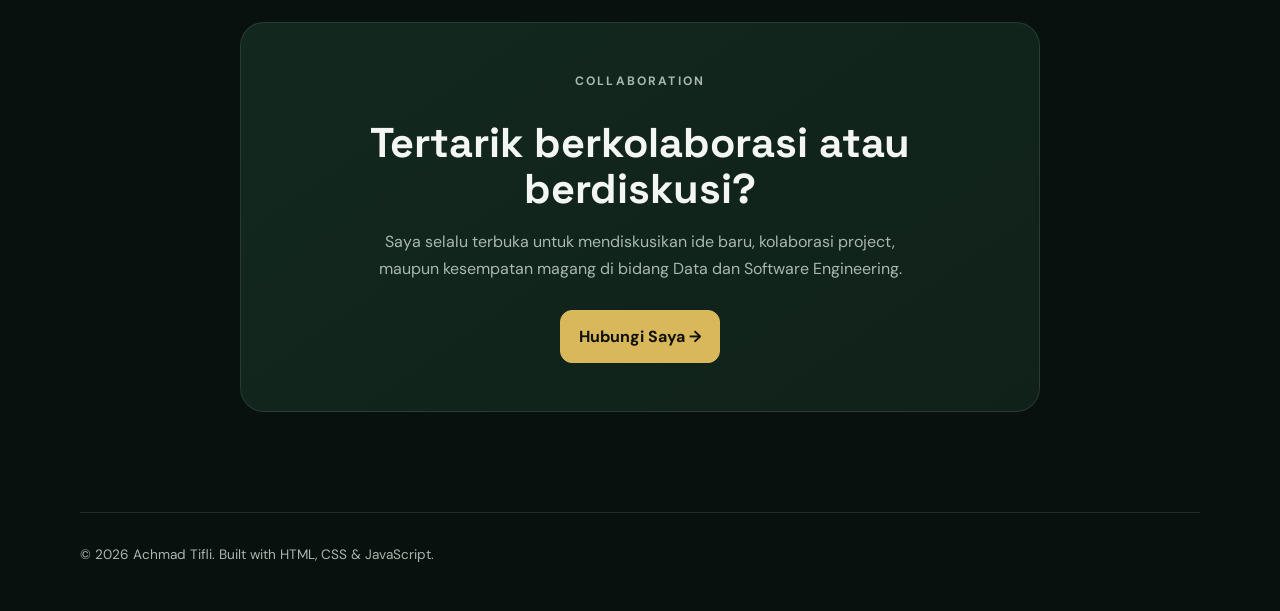
<file: projects.html>
<!DOCTYPE html>
<html lang="id">
<head>
    <meta charset="UTF-8">
    <meta name="viewport" content="width=device-width, initial-scale=1.0">
    <meta name="description" content="Projects & Portfolio Achmad Tifli - Mahasiswa Sistem Informasi Universitas Hasanuddin">
    <title>Projects | Achmad Tifli</title>
    <link rel="stylesheet" href="style.css">
</head>
<body>
    <header class="navbar">
        <a href="index.html" class="brand">
            <img src="assets/unhas-logo.png" alt="Logo Universitas Hasanuddin">
            <span>Achmad Tifli</span>
        </a>
        <nav>
            <a href="index.html">Home</a>
            <a href="about.html">About</a>
            <a href="projects.html" class="active">Projects</a>
            <a href="contact.html">Contact</a>
        </nav>
    </header>

    <main>
        <section class="page-hero">
            <p class="eyebrow">PORTFOLIO & EXPERIMENTS</p>
            <h1>Karya & Eksperimen.</h1>
            <p>
                Kumpulan project yang telah dan sedang saya kembangkan, mencakup bidang
                Software Development, Computer Vision, UI/UX Design, dan Sistem Informasi.
            </p>
        </section>

        <section class="section" style="padding-top: 50px;">
            <div class="project-filters">
                <button type="button" class="filter-btn active" data-filter="all">Semua Project</button>
                <button type="button" class="filter-btn" data-filter="vision">Computer Vision & AI</button>
                <button type="button" class="filter-btn" data-filter="software">Software & Database</button>
                <button type="button" class="filter-btn" data-filter="uiux">UI/UX Design</button>
            </div>

            <div class="project-grid">
                <article class="project-card featured" data-category="uiux">
                    <div class="project-card-header">
                        <span class="project-number">01</span>
                        <span class="project-category">UI/UX Design</span>
                    </div>
                    <h3>On The Go Visual Tracking</h3>
                    <p>
                        Project perancangan antarmuka pengguna (UI/UX) dan sistem pelacakan visual 
                        (visual tracking) yang dirancang untuk kompetisi UI/UX Nasional The Ace UNDIP.
                    </p>
                    <div class="project-tags">
                        <span class="tag">UI/UX Design</span>
                        <span class="tag">Figma</span>
                        <span class="tag">Visual Tracking</span>
                        <span class="tag">The Ace UNDIP</span>
                    </div>
                </article>

                <article class="project-card" data-category="software">
                    <div class="project-card-header">
                        <span class="project-number">02</span>
                        <span class="project-category">Desktop App</span>
                    </div>
                    <h3>RestoMate</h3>
                    <p>
                        Sistem aplikasi pencatatan transaksi dan kasir bagi rumah makan yang dikembangkan 
                        menggunakan JavaFX dan SQL untuk mempermudah operasional pemesanan serta rekap data.
                    </p>
                    <div class="project-tags">
                        <span class="tag">Java</span>
                        <span class="tag">JavaFX</span>
                        <span class="tag">SQL / MySQL</span>
                        <span class="tag">Database</span>
                    </div>
                </article>

                <article class="project-card" data-category="software">
                    <div class="project-card-header">
                        <span class="project-number">03</span>
                        <span class="project-category">Productivity</span>
                    </div>
                    <h3>Smart Task Organizer</h3>
                    <p>
                        Sistem manajemen penjadwalan dan produktivitas yang dirancang untuk membantu 
                        mahasiswa mengatur tugas, deadline, dan aktivitas harian berbasis Python dan database.
                    </p>
                    <div class="project-tags">
                        <span class="tag">Python</span>
                        <span class="tag">Database</span>
                        <span class="tag">Productivity</span>
                        <span class="tag">Scheduling</span>
                    </div>
                </article>

                <article class="project-card" data-category="vision">
                    <div class="project-card-header">
                        <span class="project-number">04</span>
                        <span class="project-category">Computer Vision</span>
                    </div>
                    <h3>Foto Kita Blur</h3>
                    <p>
                        Eksperimen interaksi berbasis visi komputer menggunakan Python, OpenCV, 
                        dan MediaPipe untuk pengenalan gestur tangan serta manipulasi efek visual secara real-time.
                    </p>
                    <div class="project-tags">
                        <span class="tag">Python</span>
                        <span class="tag">OpenCV</span>
                        <span class="tag">MediaPipe</span>
                        <span class="tag">Gesture Control</span>
                    </div>
                </article>

                <article class="project-card" data-category="vision">
                    <div class="project-card-header">
                        <span class="project-number">05</span>
                        <span class="project-category">AI & Vision</span>
                    </div>
                    <h3>Drowsiness Detector</h3>
                    <p>
                        Sistem keselamatan berkendara berbasis computer vision untuk mendeteksi tanda-tanda 
                        kantuk melalui analisis kedipan mata dan posisi kepala pengemudi secara langsung.
                    </p>
                    <div class="project-tags">
                        <span class="tag">Python</span>
                        <span class="tag">OpenCV</span>
                        <span class="tag">Facial Landmarks</span>
                        <span class="tag">Safety Tech</span>
                    </div>
                </article>

                <article class="project-card" data-category="vision">
                    <div class="project-card-header">
                        <span class="project-number">06</span>
                        <span class="project-category">Computer Vision</span>
                    </div>
                    <h3>Hand Gesture Frame</h3>
                    <p>
                        Eksperimen computer vision untuk mendeteksi gestur dan posisi jari secara presisi 
                        guna membentuk bingkai interaktif berwarna pada layar feed kamera secara interaktif.
                    </p>
                    <div class="project-tags">
                        <span class="tag">Python</span>
                        <span class="tag">OpenCV</span>
                        <span class="tag">MediaPipe</span>
                        <span class="tag">Hand Tracking</span>
                    </div>
                </article>
            </div>
        </section>

        <section class="section project-cta">
            <div class="project-cta-card">
                <p class="eyebrow">COLLABORATION</p>
                <h2>Tertarik berkolaborasi atau berdiskusi?</h2>
                <p>
                    Saya selalu terbuka untuk mendiskusikan ide baru, kolaborasi project, 
                    maupun kesempatan magang di bidang Data dan Software Engineering.
                </p>
                <a href="contact.html" class="btn primary">Hubungi Saya →</a>
            </div>
        </section>
    </main>

    <footer>
        <p>© 2026 Achmad Tifli. Built with HTML, CSS & JavaScript.</p>
    </footer>

    <script src="script.js"></script>
</body>
</html>
</file>
<file: style.css>
@import url('https://fonts.googleapis.com/css2?family=DM+Sans:wght@400;500;600;700&family=Space+Grotesk:wght@500;600;700&display=swap');
:root{--bg:#08110d;--soft:#0d1914;--card:#10211a;--text:#f3f6f2;--muted:#a9b7af;--accent:#d8b85a;--line:rgba(255,255,255,.1);--max:1120px}*{box-sizing:border-box;margin:0;padding:0}html{scroll-behavior:smooth}img{max-width:100%}body{background:var(--bg);color:var(--text);font-family:"DM Sans",sans-serif;line-height:1.7}a{color:inherit}.navbar{width:min(var(--max),calc(100% - 40px));margin:20px auto 0;padding:14px 18px;display:flex;align-items:center;justify-content:space-between;border:1px solid var(--line);border-radius:18px;background:rgba(8,17,13,.88);backdrop-filter:blur(18px);position:sticky;top:16px;z-index:20}.brand{display:flex;align-items:center;gap:10px;text-decoration:none;font-weight:700}.brand img{width:38px;height:38px;object-fit:contain}.navbar nav{display:flex;gap:8px}.navbar nav a{padding:8px 14px;color:var(--muted);text-decoration:none;border-radius:10px;transition:.25s}.navbar nav a:hover,.navbar nav a.active{color:var(--text);background:rgba(216,184,90,.12)}h1,h2,h3{font-family:"Space Grotesk",sans-serif;line-height:1.1}.eyebrow{color:var(--accent);font-size:.76rem;letter-spacing:.18em;font-weight:700;margin-bottom:14px}.hero{width:min(var(--max),calc(100% - 40px));min-height:680px;margin:auto;display:grid;grid-template-columns:1.05fr .95fr;gap:70px;align-items:center}.hero h1{font-size:clamp(3.2rem,7vw,6.5rem);letter-spacing:-.06em}.hero h1 span{color:var(--accent)}.hero-description{color:var(--muted);max-width:590px;font-size:1.08rem;margin:24px 0 30px}.hero-actions{display:flex;gap:12px;flex-wrap:wrap}.btn{display:inline-flex;align-items:center;justify-content:center;padding:12px 18px;border-radius:12px;text-decoration:none;font-weight:700;border:1px solid var(--line);transition:.25s}.btn:hover{transform:translateY(-2px)}.btn.primary{color:#111;background:var(--accent);border-color:var(--accent)}.btn.secondary{background:transparent;color:var(--text)}.quick-info{display:flex;gap:34px;margin-top:52px}.quick-info div{display:flex;flex-direction:column}.quick-info strong{color:var(--accent);font-family:"Space Grotesk"}.quick-info span{color:var(--muted);font-size:.85rem}.hero-image-wrap{position:relative;justify-self:end;width:min(430px,100%)}.image-glow{position:absolute;inset:8% -8% -8% 8%;background:#0e6b42;filter:blur(65px);opacity:.35}.hero-image{position:relative;width:100%;aspect-ratio:4/5;object-fit:cover;border-radius:28px;border:1px solid var(--line)}.image-caption{position:absolute;left:18px;right:18px;bottom:18px;padding:13px 15px;background:rgba(8,17,13,.78);backdrop-filter:blur(12px);border:1px solid var(--line);border-radius:14px;display:flex;justify-content:space-between;gap:15px}.image-caption small{color:var(--muted)}.section{width:min(var(--max),calc(100% - 40px));margin:0 auto;padding:100px 0}.intro{display:grid;grid-template-columns:1fr 1fr;gap:70px;border-top:1px solid var(--line)}.section-heading h2,.section-title-row h2{font-size:clamp(2rem,4vw,3.6rem);letter-spacing:-.04em}.intro>p{color:var(--muted);font-size:1.05rem;align-self:end}.section-title-row{display:flex;justify-content:space-between;align-items:end;gap:30px;margin-bottom:40px}.text-link{color:var(--accent);text-decoration:none;font-weight:700}.project-grid{display:grid;grid-template-columns:repeat(3,1fr);gap:16px}.project-card{min-height:310px;padding:28px;background:var(--card);border:1px solid var(--line);border-radius:20px;display:flex;flex-direction:column;transition:.25s}.project-card:hover{transform:translateY(-5px);border-color:rgba(216,184,90,.5)}.project-card.featured{background:linear-gradient(145deg,#153728,var(--card))}.project-number{color:var(--accent);margin-bottom:auto}.project-card h3{font-size:1.5rem;margin-bottom:12px}.project-card p{color:var(--muted);margin-bottom:22px}.tag{font-size:.75rem;color:#f0d989}.quote-section{display:grid;grid-template-columns:.8fr 1.2fr;gap:70px;align-items:center}.quote-image img,.about-image,.contact-photo img{width:100%;object-fit:cover;border-radius:22px;border:1px solid var(--line)}.quote-image img{max-height:560px}.quote-content h2,.contact-photo h2{font-size:clamp(2rem,4vw,4rem);letter-spacing:-.045em;margin-bottom:22px}.quote-content>p:last-child{color:var(--muted)}.page-hero{width:min(var(--max),calc(100% - 40px));margin:100px auto 0;padding:90px 0 70px;border-bottom:1px solid var(--line)}.page-hero h1{font-size:clamp(3rem,7vw,6rem);letter-spacing:-.06em;margin-bottom:22px}.page-hero>p:last-child{max-width:680px;color:var(--muted);font-size:1.08rem}.about-grid{display:grid;grid-template-columns:.8fr 1.2fr;gap:70px;align-items:center}.about-image{max-height:600px}.about-copy h2{font-size:clamp(2rem,4vw,3.8rem);margin-bottom:22px}.about-copy>p{color:var(--muted);margin-bottom:18px}.facts{display:grid;grid-template-columns:1fr 1fr;margin-top:30px;border-top:1px solid var(--line)}.facts div{padding:16px 0;border-bottom:1px solid var(--line);display:flex;flex-direction:column}.facts span{color:var(--muted);font-size:.78rem;text-transform:uppercase;letter-spacing:.08em}.skills-grid{display:grid;grid-template-columns:repeat(auto-fit,minmax(150px,1fr));gap:12px;margin-top:40px}.skill-card{padding:22px 16px;border:1px solid var(--line);border-radius:15px;background:var(--soft);display:flex;flex-direction:column;align-items:center;text-align:center;gap:10px}.skill-icon{width:52px;height:52px;border-radius:14px;display:flex;align-items:center;justify-content:center;font-size:1.3rem;font-weight:700;color:#fff;flex-shrink:0}.skill-icon-script{font-family:"Space Grotesk",sans-serif;font-style:italic}.skill-card strong{font-family:"Space Grotesk",sans-serif;font-size:.98rem}.skill-tag{display:inline-block;color:var(--accent);font-size:.72rem;font-weight:600;padding:4px 11px;border-radius:999px;background:rgba(216,184,90,.12);margin-top:0}.skill-subheading{margin-top:70px}.timeline{margin-top:35px;border-top:1px solid var(--line)}.timeline-item{display:grid;grid-template-columns:70px 1fr;gap:20px;padding:24px 0;border-bottom:1px solid var(--line)}.timeline-item>span{color:var(--accent);font-family:"Space Grotesk"}.timeline-item>div{display:flex;flex-direction:column}.timeline-item h3{margin-bottom:5px;font-size:1.3rem;order:2}.timeline-item p,.project-list-item p{color:var(--muted)}.timeline-item>div>p{order:3}.timeline-photos{order:1;display:grid;grid-template-columns:repeat(auto-fill,minmax(130px,1fr));gap:10px;margin:0 0 18px;max-width:460px}.timeline-photo-card{background:var(--card);border:1px solid var(--line);border-radius:14px;overflow:hidden;transition:.25s}.timeline-photo-card:hover{transform:translateY(-4px);border-color:rgba(216,184,90,.5)}.timeline-photo-frame{height:130px;overflow:hidden;background:var(--soft);display:flex;align-items:center;justify-content:center}.timeline-photo-frame a{display:block;width:100%;height:100%}.timeline-photo-frame img{width:100%;height:100%;object-fit:cover;display:block;transition:.4s ease;cursor:pointer}.timeline-photo-card:hover .timeline-photo-frame img{transform:scale(1.05)}.timeline-photo-caption{padding:9px 10px;color:var(--accent);font-family:"Space Grotesk",sans-serif;font-weight:600;font-size:.72rem;line-height:1.3}.project-list{border-top:1px solid var(--line)}.project-list-item{display:grid;grid-template-columns:1fr 1fr;gap:30px;padding:25px 0;border-bottom:1px solid var(--line)}.project-list-item>div{display:flex;gap:20px;align-items:baseline}.project-list-item span{color:var(--accent)}.project-list-item h3{font-size:1.35rem}.education-grid{display:grid;grid-template-columns:1fr 1fr;gap:16px;margin-top:40px}.education-card{padding:30px;border:1px solid var(--line);border-radius:20px;background:var(--card)}.education-card>span{color:var(--accent);font-size:.8rem;font-weight:700;letter-spacing:.08em}.education-card h3{font-size:1.5rem;margin:18px 0 7px}.education-card p{color:var(--muted)}.contact-grid{display:grid;grid-template-columns:repeat(3,1fr);gap:14px}.contact-tile{padding:16px;border:1px solid var(--line);border-radius:16px;background:var(--card);display:flex;align-items:center;gap:13px;text-decoration:none;transition:.25s;min-width:0}.contact-tile:hover{transform:translateY(-3px);border-color:rgba(216,184,90,.5)}.tile-icon{width:42px;height:42px;flex-shrink:0;border-radius:12px;display:flex;align-items:center;justify-content:center;color:#fff}.tile-icon svg{width:20px;height:20px}.tile-text{display:flex;flex-direction:column;gap:3px;min-width:0}.tile-text small{color:var(--accent);font-size:.66rem;letter-spacing:.14em;font-weight:700}.tile-text strong{font-family:"Space Grotesk",sans-serif;font-size:.92rem;font-weight:600;overflow:hidden;text-overflow:ellipsis;white-space:nowrap}.contact-photo{display:grid;grid-template-columns:1fr 1fr;gap:70px;align-items:center}.contact-photo img{max-height:560px}.contact-photo h2{margin-bottom:30px}footer{width:min(var(--max),calc(100% - 40px));margin:auto;padding:30px 0 45px;border-top:1px solid var(--line);color:var(--muted);font-size:.85rem}@media(max-width:850px){.hero,.intro,.about-grid,.quote-section,.contact-photo{grid-template-columns:1fr;gap:40px}.hero{padding:70px 0;min-height:auto}.hero-image-wrap{justify-self:center}.project-grid{grid-template-columns:1fr}.contact-grid{grid-template-columns:repeat(2,1fr)}.education-grid{grid-template-columns:1fr}.section{padding:75px 0}}@media(max-width:560px){.navbar{width:calc(100% - 24px);margin-top:12px;flex-direction:column;gap:10px}.navbar nav{width:100%;justify-content:center}.navbar nav a{padding:7px 10px;font-size:.9rem}.hero,.section,.page-hero,footer{width:calc(100% - 28px)}.hero h1{font-size:3.25rem}.quick-info{gap:22px;margin-top:35px}.image-caption{flex-direction:column;gap:0}.facts{grid-template-columns:1fr}.timeline-item{grid-template-columns:34px 1fr;gap:12px}.timeline-photos{grid-template-columns:repeat(auto-fill,minmax(96px,1fr));max-width:100%}.timeline-photo-frame{height:96px}.timeline-photo-caption{font-size:.66rem;padding:7px 8px}.project-list-item{grid-template-columns:1fr;gap:10px}.contact-grid{grid-template-columns:1fr 1fr;gap:10px}.contact-tile{padding:13px;gap:10px}.tile-icon{width:36px;height:36px;border-radius:10px}.tile-icon svg{width:17px;height:17px}.tile-text strong{font-size:.82rem}}@media(max-width:400px){.contact-grid{grid-template-columns:1fr}}

/* Project Page & Card Enhancements */
.project-card-header{display:flex;justify-content:space-between;align-items:center;margin-bottom:16px}
.project-category{font-size:.72rem;letter-spacing:.12em;font-weight:700;color:var(--accent);text-transform:uppercase}
.project-tags{display:flex;flex-wrap:wrap;gap:8px;margin-top:auto;padding-top:16px}
.project-tags .tag{background:rgba(216,184,90,.1);border:1px solid rgba(216,184,90,.22);padding:4px 10px;border-radius:999px;font-size:.72rem;color:#f0d989;font-weight:600}
.project-filters{display:flex;gap:10px;flex-wrap:wrap;margin:30px 0 40px}
.filter-btn{padding:9px 18px;border-radius:12px;background:var(--card);color:var(--muted);border:1px solid var(--line);font-size:.84rem;font-weight:600;cursor:pointer;transition:.25s;font-family:inherit}
.filter-btn:hover,.filter-btn.active{color:#111;background:var(--accent);border-color:var(--accent);font-weight:700}
.project-card.is-hidden{display:none}
.project-cta{padding-top:20px}
.project-cta-card{background:linear-gradient(145deg,#12281e,var(--card));border:1px solid var(--line);border-radius:24px;padding:48px 40px;text-align:center;max-width:800px;margin:0 auto}
.project-cta-card h2{font-size:clamp(1.8rem,3.5vw,2.6rem);margin:10px 0 16px}
.project-cta-card p{color:var(--muted);max-width:540px;margin:0 auto 28px}

/* Achievements & Organization Grid Layout */
.achievements-grid, .org-grid{display:grid;grid-template-columns:repeat(3,1fr);gap:20px;margin-top:35px}
.achievement-card, .org-card{background:var(--card);border:1px solid var(--line);border-radius:18px;overflow:hidden;display:flex;flex-direction:column;transition:.25s}
.achievement-card:hover, .org-card:hover{transform:translateY(-5px);border-color:rgba(216,184,90,.5);box-shadow:0 14px 32px rgba(0,0,0,.35)}
.achievement-media, .org-media{position:relative;width:100%;height:180px;overflow:hidden;background:var(--soft)}
.achievement-media a, .org-media a{display:block;width:100%;height:100%}
.achievement-media img, .org-media img{width:100%;height:100%;object-fit:cover;display:block;transition:.4s ease}
.achievement-card:hover .achievement-media img, .org-card:hover .org-media img{transform:scale(1.06)}
.achievement-badge, .org-badge{position:absolute;top:10px;left:10px;background:rgba(8,17,13,.82);backdrop-filter:blur(8px);color:var(--accent);font-family:"Space Grotesk",sans-serif;font-size:.76rem;font-weight:700;padding:4px 10px;border-radius:8px;border:1px solid var(--line)}
.achievement-view-hint, .org-view-hint{position:absolute;bottom:10px;right:10px;background:rgba(8,17,13,.78);backdrop-filter:blur(6px);color:#fff;font-size:.68rem;padding:3px 9px;border-radius:6px;opacity:0;transition:.2s ease;pointer-events:none}
.achievement-card:hover .achievement-view-hint, .org-card:hover .org-view-hint{opacity:1}
.achievement-body, .org-body{padding:18px 20px;display:flex;flex-direction:column;flex-grow:1}
.achievement-body h3, .org-body h3{font-size:1.05rem;line-height:1.35;margin-bottom:8px;color:var(--text)}
.achievement-body p, .org-body p{color:var(--muted);font-size:.86rem;line-height:1.55;margin-bottom:14px}
.achievement-tag, .org-tag{margin-top:auto;font-size:.72rem;font-weight:600;color:var(--accent);background:rgba(216,184,90,.1);border:1px solid rgba(216,184,90,.2);padding:4px 10px;border-radius:8px;display:inline-block;width:fit-content}

@media(max-width:960px){.achievements-grid, .org-grid{grid-template-columns:repeat(2,1fr)}}
@media(max-width:580px){.achievements-grid, .org-grid{grid-template-columns:1fr;gap:14px}.achievement-media, .org-media{height:190px}}
</file>
